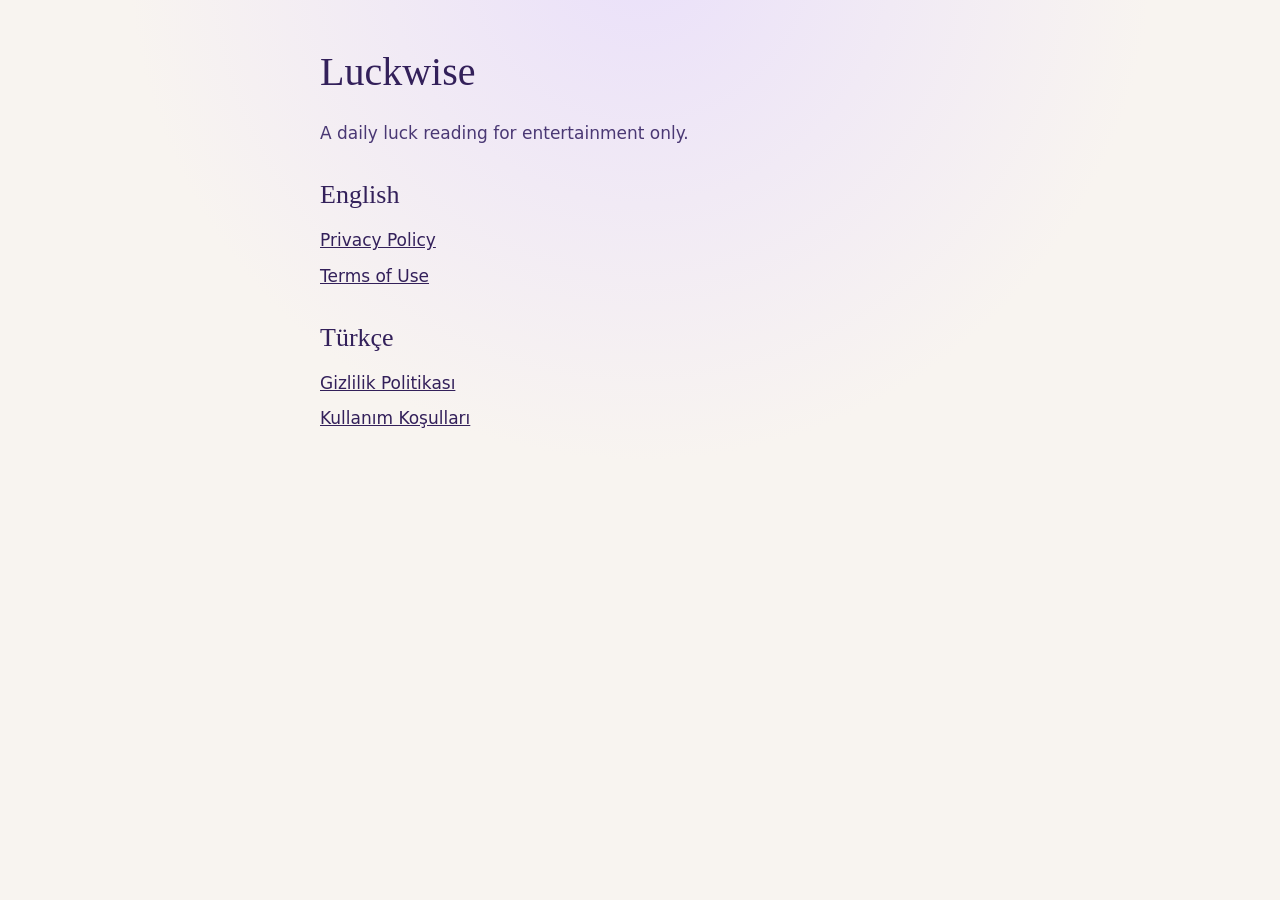
<file: index.html>
<!doctype html>
<html lang="en">
<head>
<meta charset="utf-8">
<meta name="viewport" content="width=device-width, initial-scale=1">
<title>Luckwise</title>
<link rel="stylesheet" href="/style.css">
</head>
<body>
<main>
<h1>Luckwise</h1>
<p>A daily luck reading for entertainment only.</p>
<h2>English</h2>
<ul class="links">
<li><a href="/luckwise/privacy/">Privacy Policy</a></li>
<li><a href="/luckwise/terms/">Terms of Use</a></li>
</ul>
<h2>Türkçe</h2>
<ul class="links">
<li><a href="/luckwise/tr/privacy/">Gizlilik Politikası</a></li>
<li><a href="/luckwise/tr/terms/">Kullanım Koşulları</a></li>
</ul>
</main>
</body>
</html>
</file>
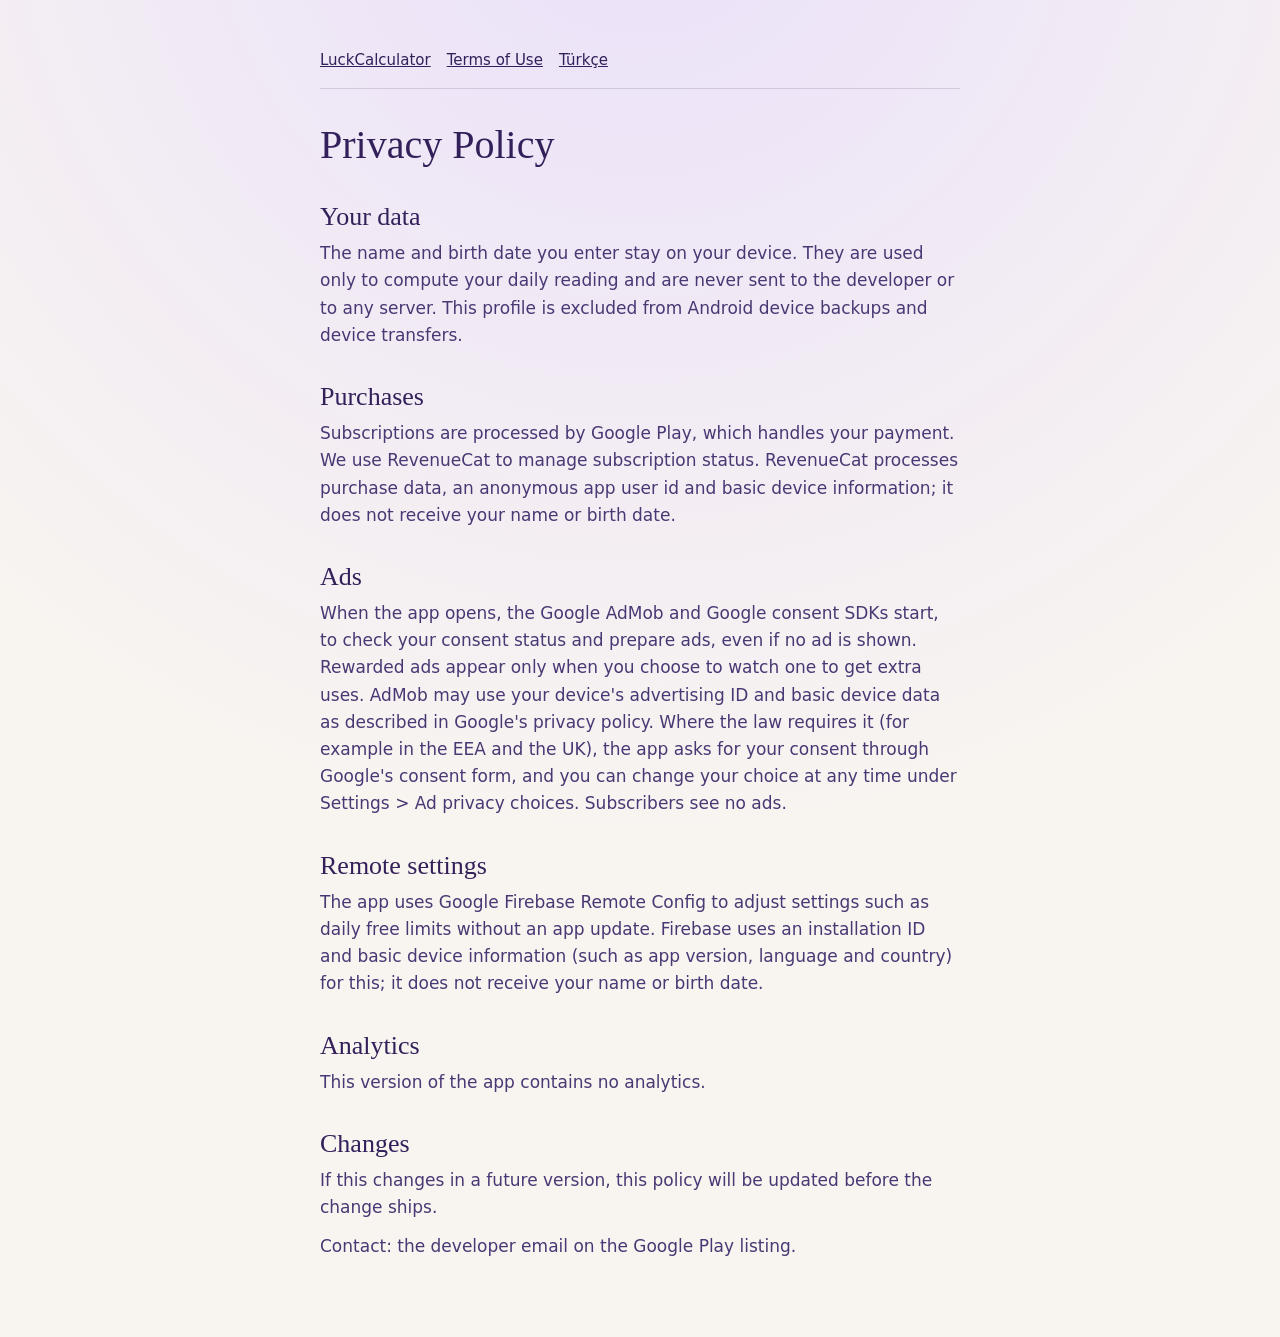
<file: luckcalculator/privacy/index.html>
<!doctype html>
<html lang="en">
<head>
<meta charset="utf-8">
<meta name="viewport" content="width=device-width, initial-scale=1">
<title>Privacy Policy - LuckCalculator</title>
<link rel="stylesheet" href="/style.css">
</head>
<body>
<main>
<nav><a href="/">LuckCalculator</a><a href="/luckcalculator/terms/">Terms of Use</a><a href="/luckcalculator/tr/privacy/">Türkçe</a></nav>
<h1>Privacy Policy</h1>

<h2>Your data</h2>
<p>The name and birth date you enter stay on your device. They are used only to compute your daily reading and are never sent to the developer or to any server. This profile is excluded from Android device backups and device transfers.</p>

<h2>Purchases</h2>
<p>Subscriptions are processed by Google Play, which handles your payment. We use RevenueCat to manage subscription status. RevenueCat processes purchase data, an anonymous app user id and basic device information; it does not receive your name or birth date.</p>

<h2>Ads</h2>
<p>When the app opens, the Google AdMob and Google consent SDKs start, to check your consent status and prepare ads, even if no ad is shown. Rewarded ads appear only when you choose to watch one to get extra uses. AdMob may use your device's advertising ID and basic device data as described in Google's privacy policy. Where the law requires it (for example in the EEA and the UK), the app asks for your consent through Google's consent form, and you can change your choice at any time under Settings &gt; Ad privacy choices. Subscribers see no ads.</p>

<h2>Remote settings</h2>
<p>The app uses Google Firebase Remote Config to adjust settings such as daily free limits without an app update. Firebase uses an installation ID and basic device information (such as app version, language and country) for this; it does not receive your name or birth date.</p>

<h2>Analytics</h2>
<p>This version of the app contains no analytics.</p>

<h2>Changes</h2>
<p>If this changes in a future version, this policy will be updated before the change ships.</p>

<p>Contact: the developer email on the Google Play listing.</p>
</main>
</body>
</html>
</file>
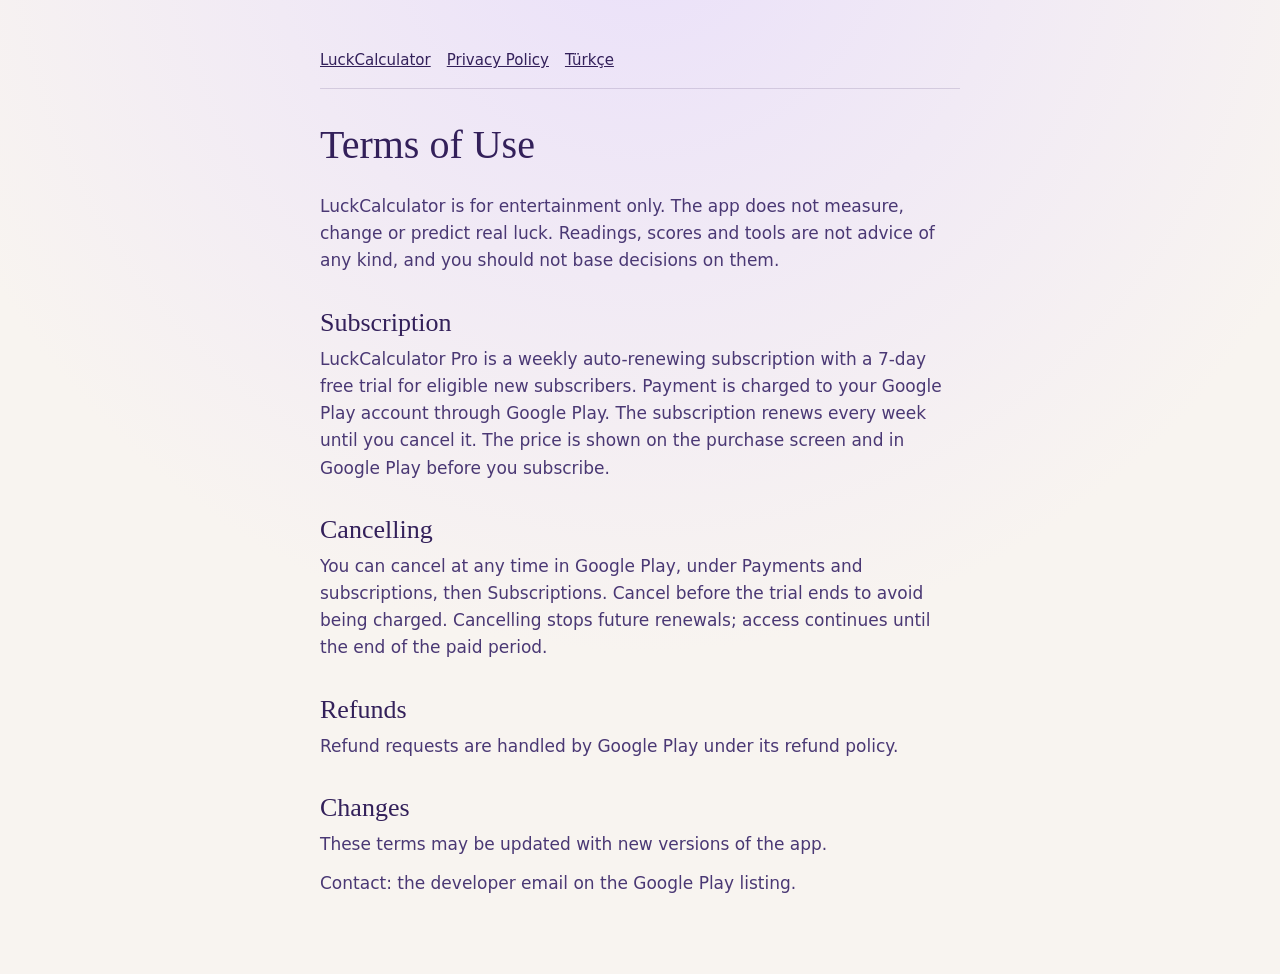
<file: luckcalculator/terms/index.html>
<!doctype html>
<html lang="en">
<head>
<meta charset="utf-8">
<meta name="viewport" content="width=device-width, initial-scale=1">
<title>Terms of Use - LuckCalculator</title>
<link rel="stylesheet" href="/style.css">
</head>
<body>
<main>
<nav><a href="/">LuckCalculator</a><a href="/luckcalculator/privacy/">Privacy Policy</a><a href="/luckcalculator/tr/terms/">Türkçe</a></nav>
<h1>Terms of Use</h1>
<p>LuckCalculator is for entertainment only. The app does not measure, change or predict real luck. Readings, scores and tools are not advice of any kind, and you should not base decisions on them.</p>

<h2>Subscription</h2>
<p>LuckCalculator Pro is a weekly auto-renewing subscription with a 7-day free trial for eligible new subscribers. Payment is charged to your Google Play account through Google Play. The subscription renews every week until you cancel it. The price is shown on the purchase screen and in Google Play before you subscribe.</p>

<h2>Cancelling</h2>
<p>You can cancel at any time in Google Play, under Payments and subscriptions, then Subscriptions. Cancel before the trial ends to avoid being charged. Cancelling stops future renewals; access continues until the end of the paid period.</p>

<h2>Refunds</h2>
<p>Refund requests are handled by Google Play under its refund policy.</p>

<h2>Changes</h2>
<p>These terms may be updated with new versions of the app.</p>

<p>Contact: the developer email on the Google Play listing.</p>
</main>
</body>
</html>
</file>
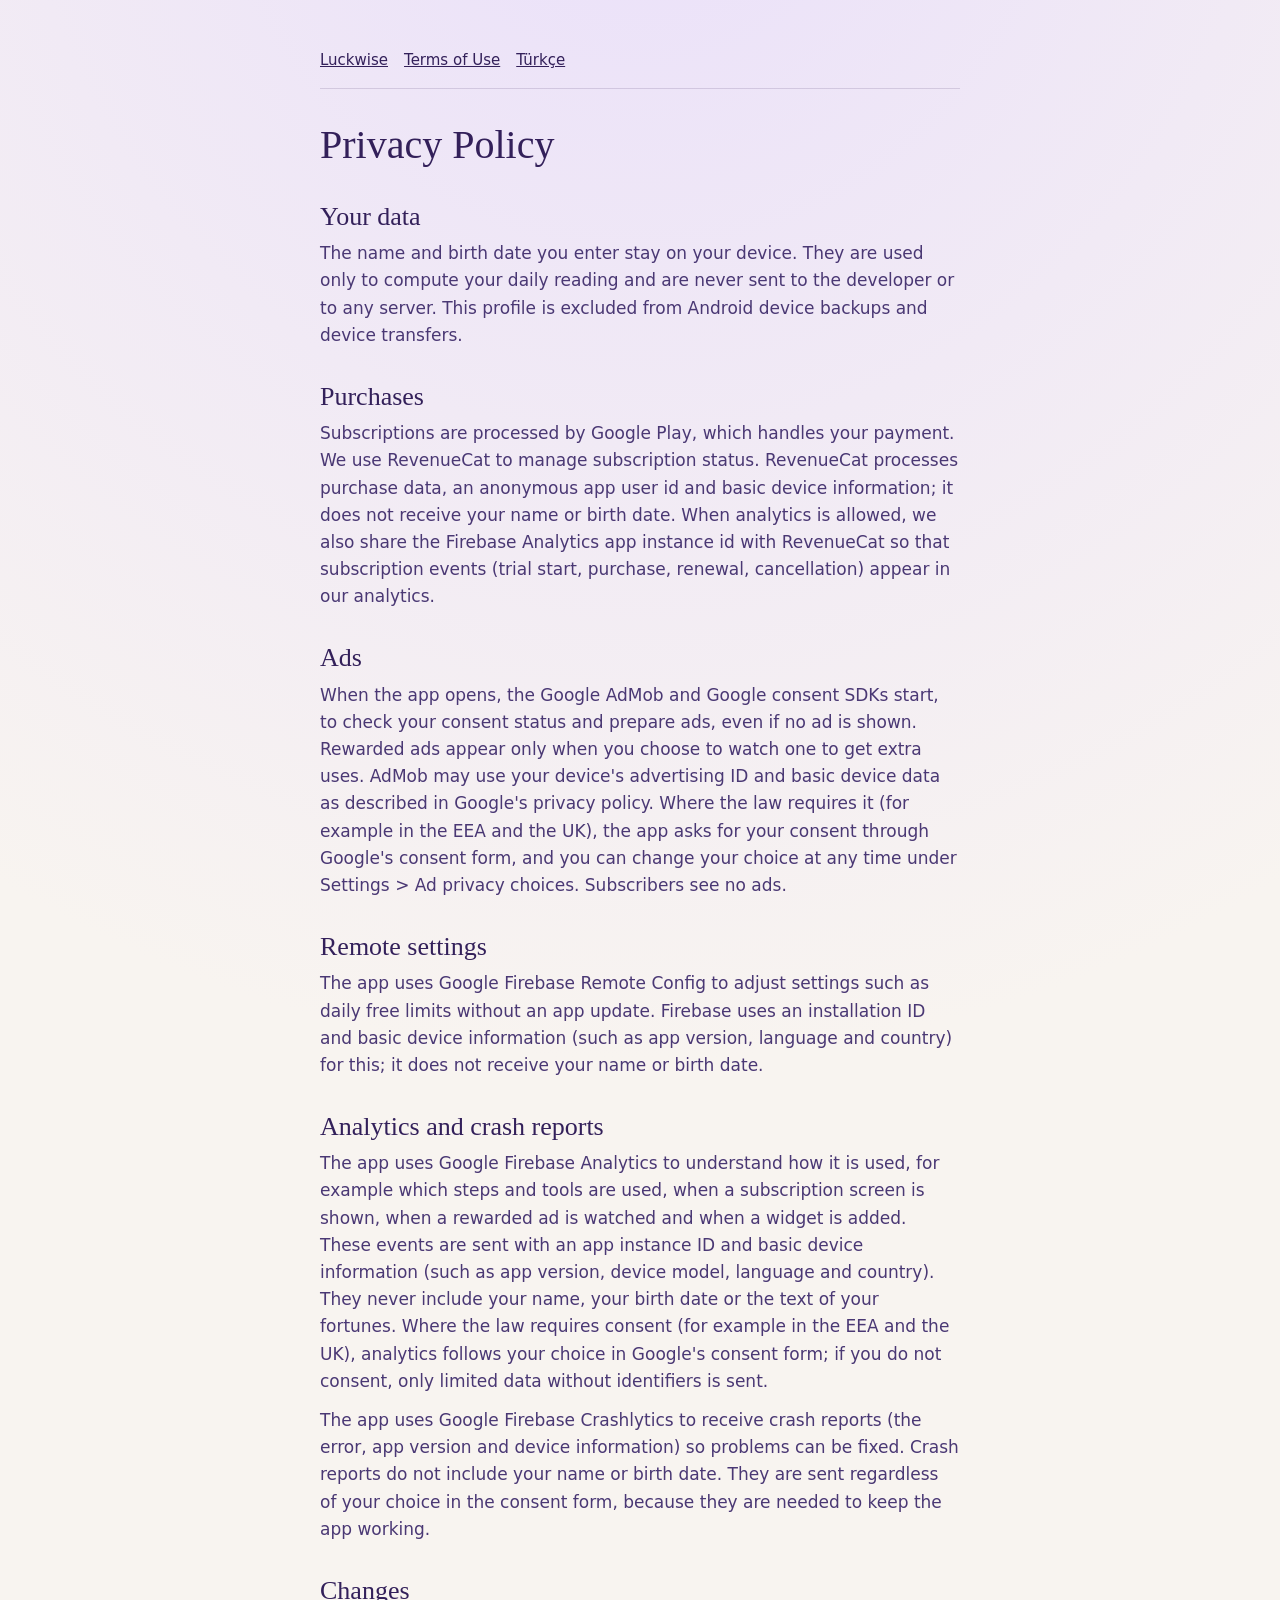
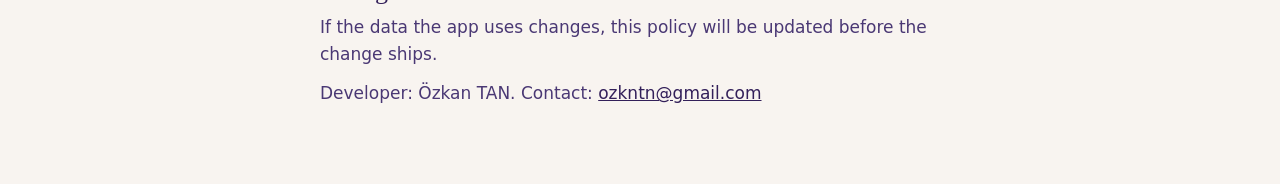
<file: luckwise/privacy/index.html>
<!doctype html>
<html lang="en">
<head>
<meta charset="utf-8">
<meta name="viewport" content="width=device-width, initial-scale=1">
<title>Privacy Policy - Luckwise</title>
<link rel="stylesheet" href="/style.css">
</head>
<body>
<main>
<nav><a href="/">Luckwise</a><a href="/luckwise/terms/">Terms of Use</a><a href="/luckwise/tr/privacy/">Türkçe</a></nav>
<h1>Privacy Policy</h1>

<h2>Your data</h2>
<p>The name and birth date you enter stay on your device. They are used only to compute your daily reading and are never sent to the developer or to any server. This profile is excluded from Android device backups and device transfers.</p>

<h2>Purchases</h2>
<p>Subscriptions are processed by Google Play, which handles your payment. We use RevenueCat to manage subscription status. RevenueCat processes purchase data, an anonymous app user id and basic device information; it does not receive your name or birth date. When analytics is allowed, we also share the Firebase Analytics app instance id with RevenueCat so that subscription events (trial start, purchase, renewal, cancellation) appear in our analytics.</p>

<h2>Ads</h2>
<p>When the app opens, the Google AdMob and Google consent SDKs start, to check your consent status and prepare ads, even if no ad is shown. Rewarded ads appear only when you choose to watch one to get extra uses. AdMob may use your device's advertising ID and basic device data as described in Google's privacy policy. Where the law requires it (for example in the EEA and the UK), the app asks for your consent through Google's consent form, and you can change your choice at any time under Settings &gt; Ad privacy choices. Subscribers see no ads.</p>

<h2>Remote settings</h2>
<p>The app uses Google Firebase Remote Config to adjust settings such as daily free limits without an app update. Firebase uses an installation ID and basic device information (such as app version, language and country) for this; it does not receive your name or birth date.</p>

<h2>Analytics and crash reports</h2>
<p>The app uses Google Firebase Analytics to understand how it is used, for example which steps and tools are used, when a subscription screen is shown, when a rewarded ad is watched and when a widget is added. These events are sent with an app instance ID and basic device information (such as app version, device model, language and country). They never include your name, your birth date or the text of your fortunes. Where the law requires consent (for example in the EEA and the UK), analytics follows your choice in Google's consent form; if you do not consent, only limited data without identifiers is sent.</p>
<p>The app uses Google Firebase Crashlytics to receive crash reports (the error, app version and device information) so problems can be fixed. Crash reports do not include your name or birth date. They are sent regardless of your choice in the consent form, because they are needed to keep the app working.</p>

<h2>Changes</h2>
<p>If the data the app uses changes, this policy will be updated before the change ships.</p>

<p>Developer: Özkan TAN. Contact: <a href="mailto:ozkntn@gmail.com">ozkntn@gmail.com</a></p>
</main>
</body>
</html>
</file>
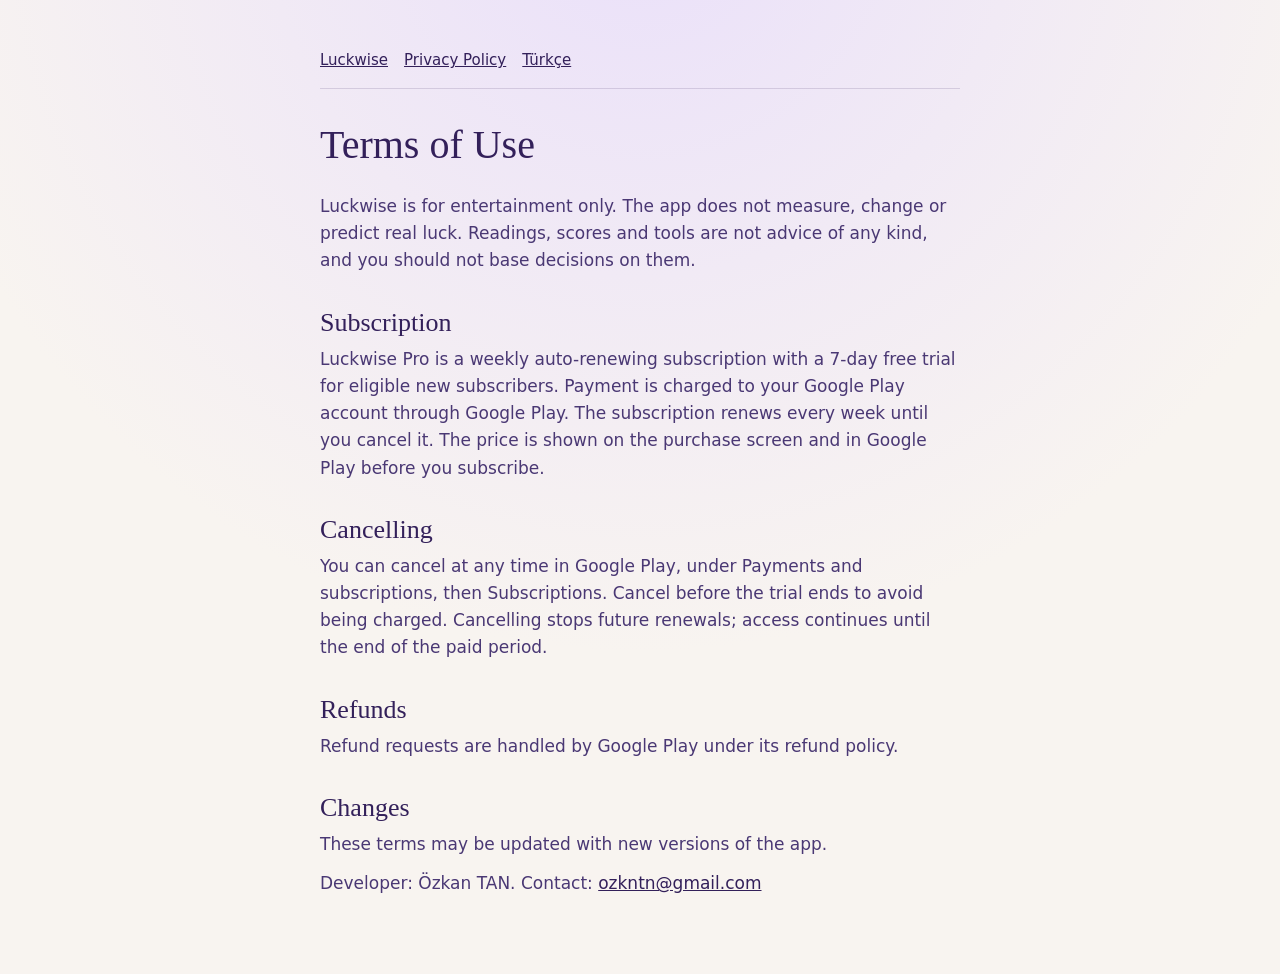
<file: luckwise/terms/index.html>
<!doctype html>
<html lang="en">
<head>
<meta charset="utf-8">
<meta name="viewport" content="width=device-width, initial-scale=1">
<title>Terms of Use - Luckwise</title>
<link rel="stylesheet" href="/style.css">
</head>
<body>
<main>
<nav><a href="/">Luckwise</a><a href="/luckwise/privacy/">Privacy Policy</a><a href="/luckwise/tr/terms/">Türkçe</a></nav>
<h1>Terms of Use</h1>
<p>Luckwise is for entertainment only. The app does not measure, change or predict real luck. Readings, scores and tools are not advice of any kind, and you should not base decisions on them.</p>

<h2>Subscription</h2>
<p>Luckwise Pro is a weekly auto-renewing subscription with a 7-day free trial for eligible new subscribers. Payment is charged to your Google Play account through Google Play. The subscription renews every week until you cancel it. The price is shown on the purchase screen and in Google Play before you subscribe.</p>

<h2>Cancelling</h2>
<p>You can cancel at any time in Google Play, under Payments and subscriptions, then Subscriptions. Cancel before the trial ends to avoid being charged. Cancelling stops future renewals; access continues until the end of the paid period.</p>

<h2>Refunds</h2>
<p>Refund requests are handled by Google Play under its refund policy.</p>

<h2>Changes</h2>
<p>These terms may be updated with new versions of the app.</p>

<p>Developer: Özkan TAN. Contact: <a href="mailto:ozkntn@gmail.com">ozkntn@gmail.com</a></p>
</main>
</body>
</html>
</file>
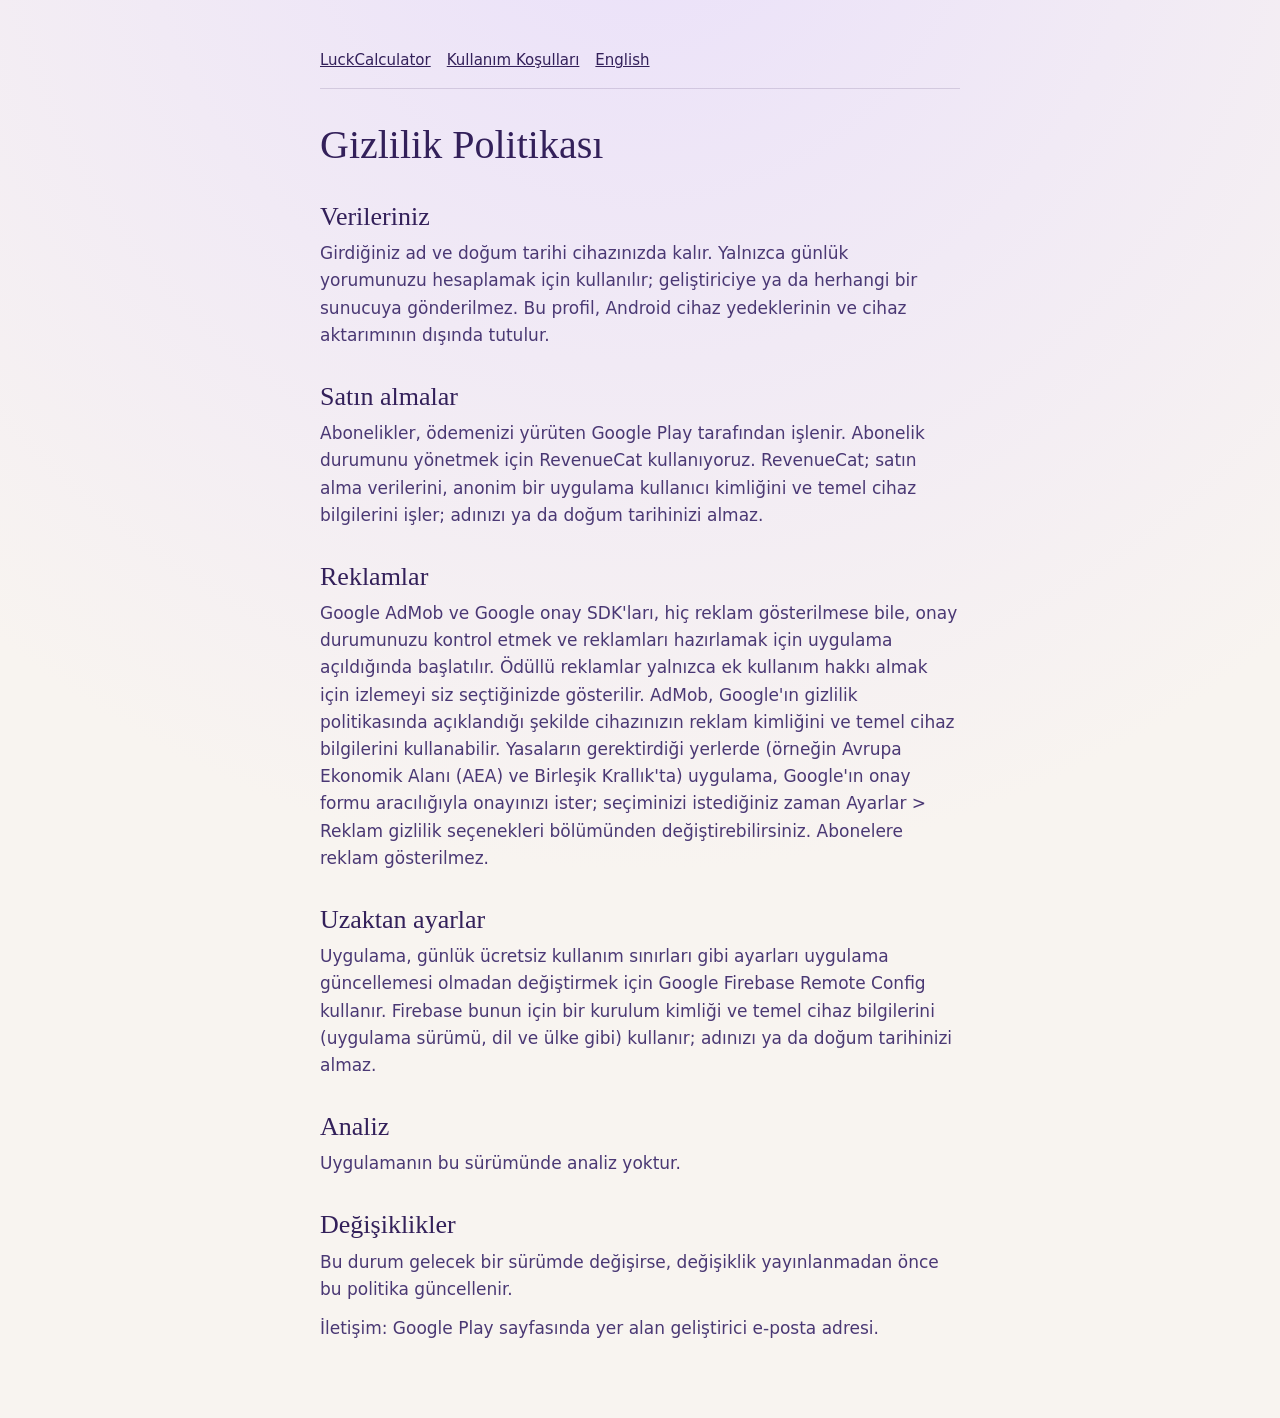
<file: luckcalculator/tr/privacy/index.html>
<!doctype html>
<html lang="tr">
<head>
<meta charset="utf-8">
<meta name="viewport" content="width=device-width, initial-scale=1">
<title>Gizlilik Politikası - LuckCalculator</title>
<link rel="stylesheet" href="/style.css">
</head>
<body>
<main>
<nav><a href="/">LuckCalculator</a><a href="/luckcalculator/tr/terms/">Kullanım Koşulları</a><a href="/luckcalculator/privacy/">English</a></nav>
<h1>Gizlilik Politikası</h1>

<h2>Verileriniz</h2>
<p>Girdiğiniz ad ve doğum tarihi cihazınızda kalır. Yalnızca günlük yorumunuzu hesaplamak için kullanılır; geliştiriciye ya da herhangi bir sunucuya gönderilmez. Bu profil, Android cihaz yedeklerinin ve cihaz aktarımının dışında tutulur.</p>

<h2>Satın almalar</h2>
<p>Abonelikler, ödemenizi yürüten Google Play tarafından işlenir. Abonelik durumunu yönetmek için RevenueCat kullanıyoruz. RevenueCat; satın alma verilerini, anonim bir uygulama kullanıcı kimliğini ve temel cihaz bilgilerini işler; adınızı ya da doğum tarihinizi almaz.</p>

<h2>Reklamlar</h2>
<p>Google AdMob ve Google onay SDK'ları, hiç reklam gösterilmese bile, onay durumunuzu kontrol etmek ve reklamları hazırlamak için uygulama açıldığında başlatılır. Ödüllü reklamlar yalnızca ek kullanım hakkı almak için izlemeyi siz seçtiğinizde gösterilir. AdMob, Google'ın gizlilik politikasında açıklandığı şekilde cihazınızın reklam kimliğini ve temel cihaz bilgilerini kullanabilir. Yasaların gerektirdiği yerlerde (örneğin Avrupa Ekonomik Alanı (AEA) ve Birleşik Krallık'ta) uygulama, Google'ın onay formu aracılığıyla onayınızı ister; seçiminizi istediğiniz zaman Ayarlar &gt; Reklam gizlilik seçenekleri bölümünden değiştirebilirsiniz. Abonelere reklam gösterilmez.</p>

<h2>Uzaktan ayarlar</h2>
<p>Uygulama, günlük ücretsiz kullanım sınırları gibi ayarları uygulama güncellemesi olmadan değiştirmek için Google Firebase Remote Config kullanır. Firebase bunun için bir kurulum kimliği ve temel cihaz bilgilerini (uygulama sürümü, dil ve ülke gibi) kullanır; adınızı ya da doğum tarihinizi almaz.</p>

<h2>Analiz</h2>
<p>Uygulamanın bu sürümünde analiz yoktur.</p>

<h2>Değişiklikler</h2>
<p>Bu durum gelecek bir sürümde değişirse, değişiklik yayınlanmadan önce bu politika güncellenir.</p>

<p>İletişim: Google Play sayfasında yer alan geliştirici e-posta adresi.</p>
</main>
</body>
</html>
</file>
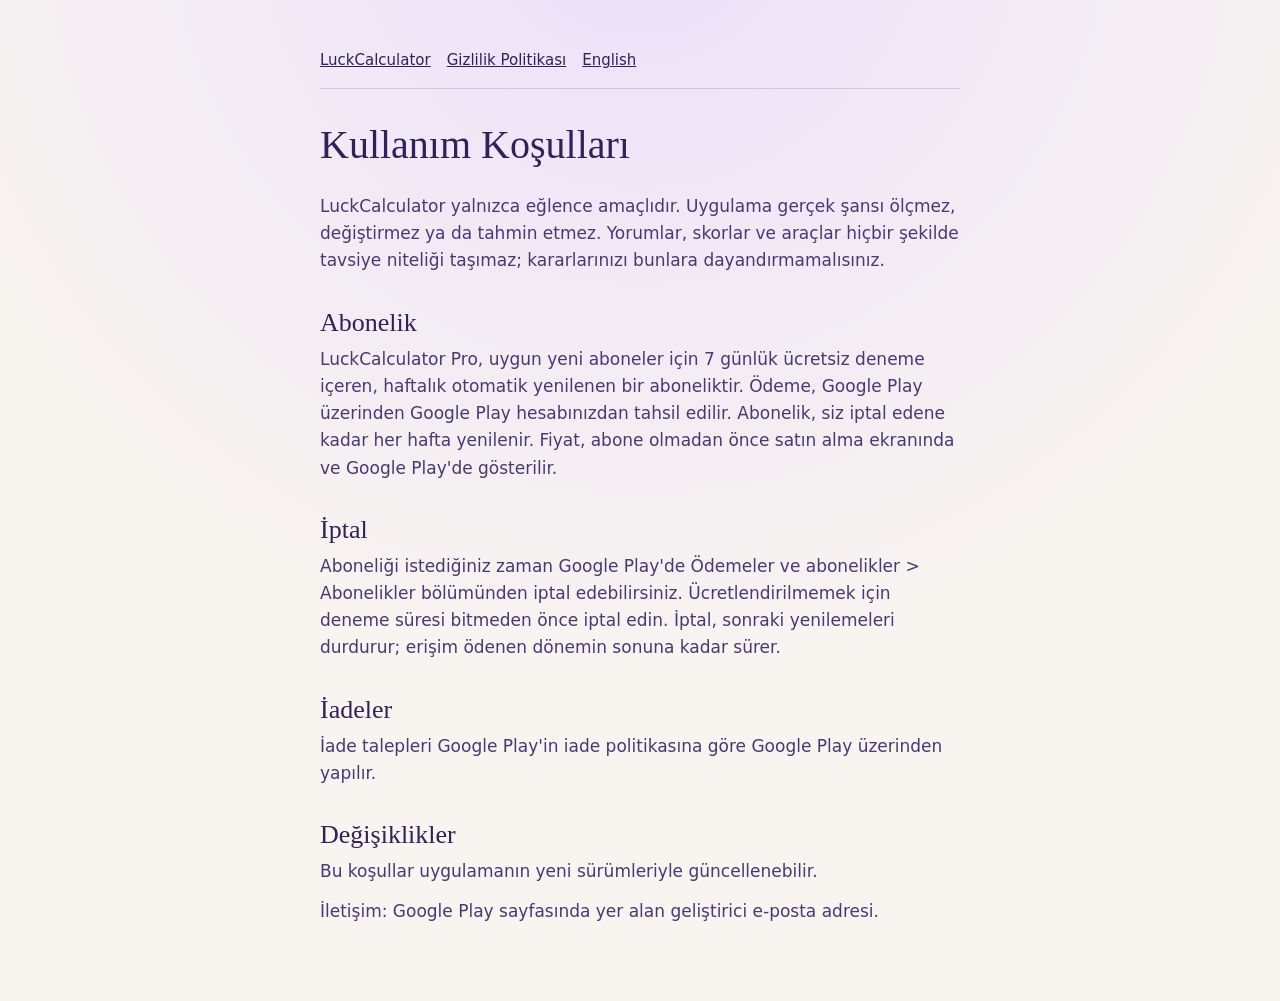
<file: luckcalculator/tr/terms/index.html>
<!doctype html>
<html lang="tr">
<head>
<meta charset="utf-8">
<meta name="viewport" content="width=device-width, initial-scale=1">
<title>Kullanım Koşulları - LuckCalculator</title>
<link rel="stylesheet" href="/style.css">
</head>
<body>
<main>
<nav><a href="/">LuckCalculator</a><a href="/luckcalculator/tr/privacy/">Gizlilik Politikası</a><a href="/luckcalculator/terms/">English</a></nav>
<h1>Kullanım Koşulları</h1>
<p>LuckCalculator yalnızca eğlence amaçlıdır. Uygulama gerçek şansı ölçmez, değiştirmez ya da tahmin etmez. Yorumlar, skorlar ve araçlar hiçbir şekilde tavsiye niteliği taşımaz; kararlarınızı bunlara dayandırmamalısınız.</p>

<h2>Abonelik</h2>
<p>LuckCalculator Pro, uygun yeni aboneler için 7 günlük ücretsiz deneme içeren, haftalık otomatik yenilenen bir aboneliktir. Ödeme, Google Play üzerinden Google Play hesabınızdan tahsil edilir. Abonelik, siz iptal edene kadar her hafta yenilenir. Fiyat, abone olmadan önce satın alma ekranında ve Google Play'de gösterilir.</p>

<h2>İptal</h2>
<p>Aboneliği istediğiniz zaman Google Play'de Ödemeler ve abonelikler &gt; Abonelikler bölümünden iptal edebilirsiniz. Ücretlendirilmemek için deneme süresi bitmeden önce iptal edin. İptal, sonraki yenilemeleri durdurur; erişim ödenen dönemin sonuna kadar sürer.</p>

<h2>İadeler</h2>
<p>İade talepleri Google Play'in iade politikasına göre Google Play üzerinden yapılır.</p>

<h2>Değişiklikler</h2>
<p>Bu koşullar uygulamanın yeni sürümleriyle güncellenebilir.</p>

<p>İletişim: Google Play sayfasında yer alan geliştirici e-posta adresi.</p>
</main>
</body>
</html>
</file>
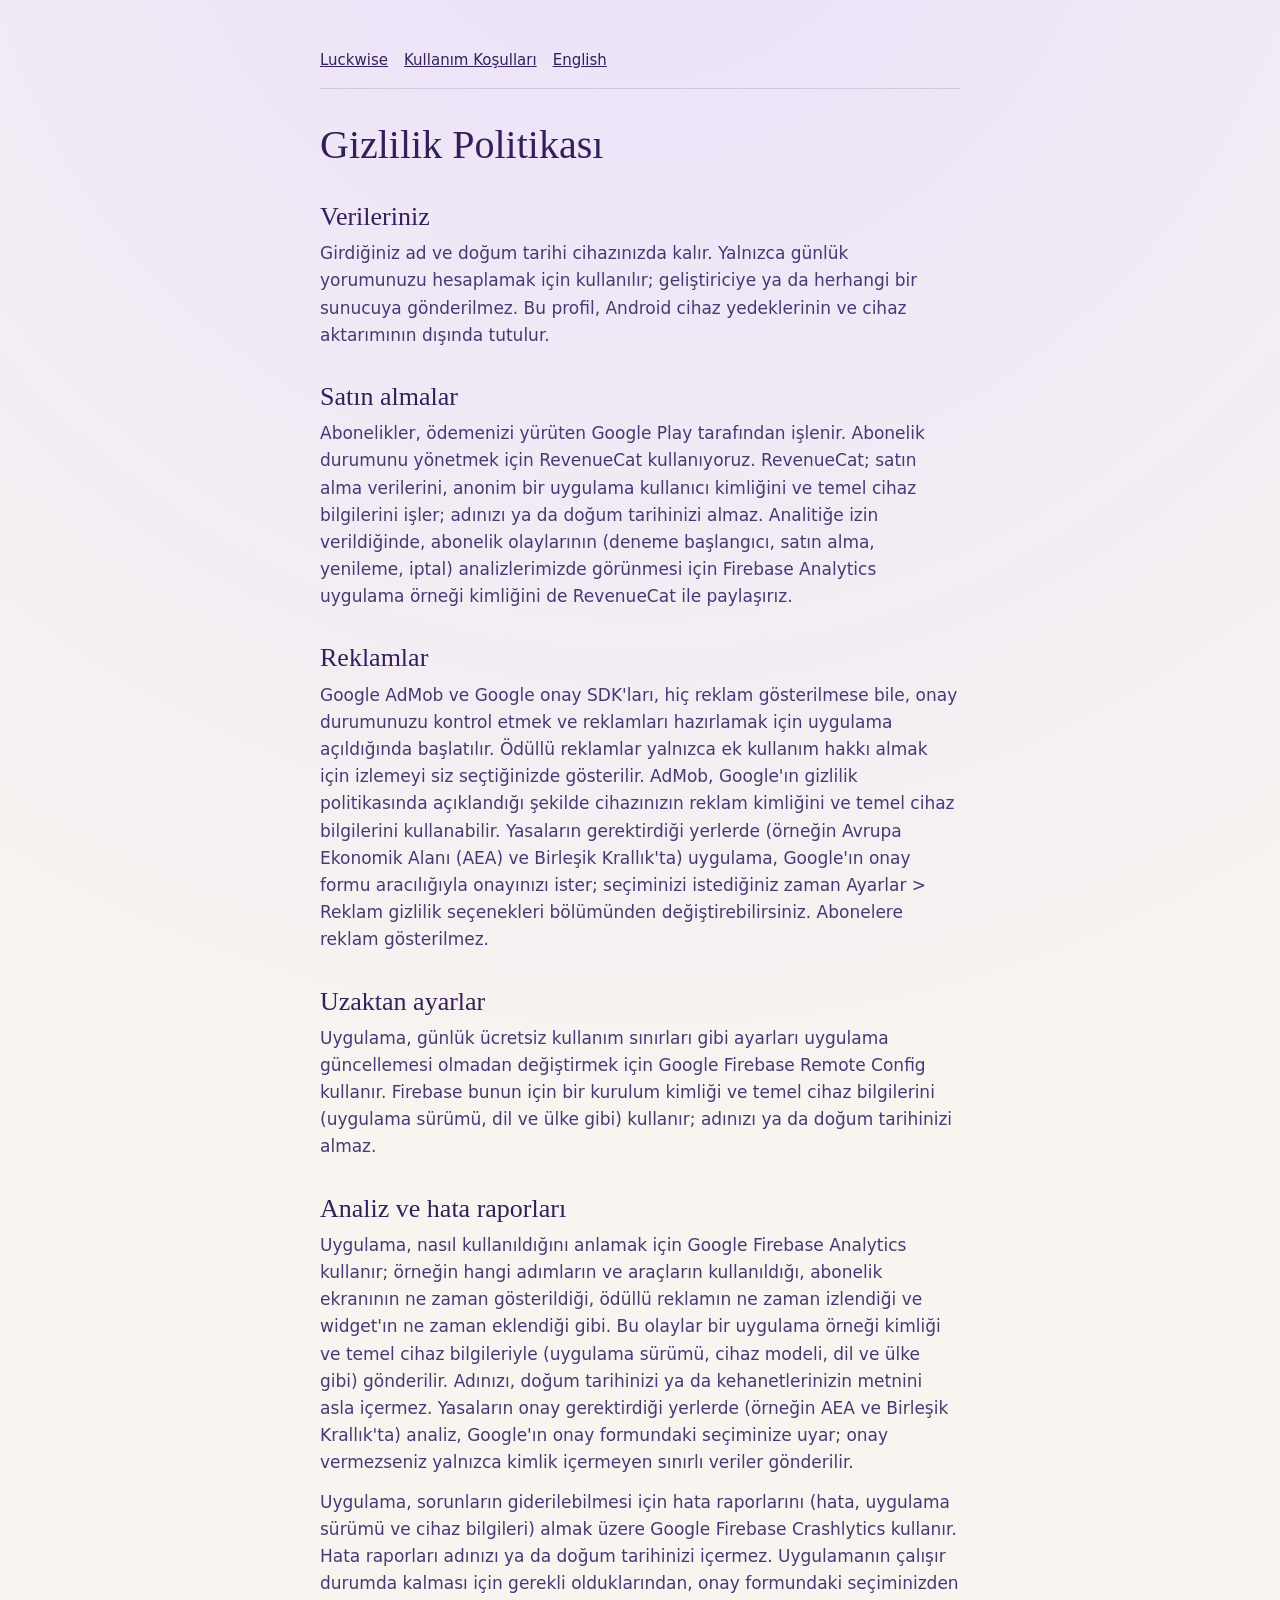
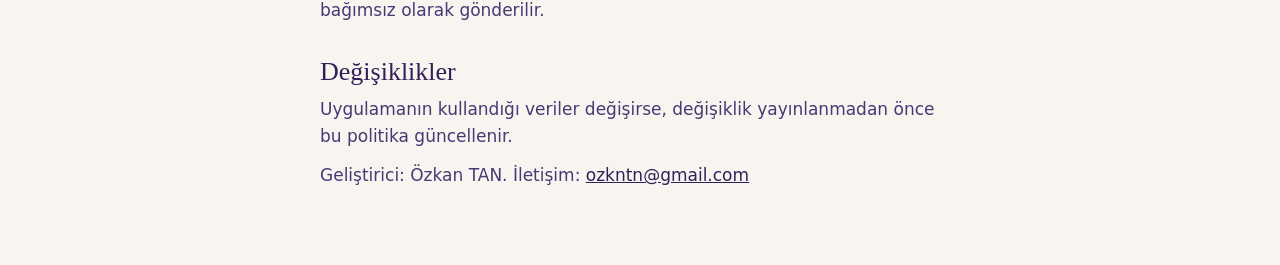
<file: luckwise/tr/privacy/index.html>
<!doctype html>
<html lang="tr">
<head>
<meta charset="utf-8">
<meta name="viewport" content="width=device-width, initial-scale=1">
<title>Gizlilik Politikası - Luckwise</title>
<link rel="stylesheet" href="/style.css">
</head>
<body>
<main>
<nav><a href="/">Luckwise</a><a href="/luckwise/tr/terms/">Kullanım Koşulları</a><a href="/luckwise/privacy/">English</a></nav>
<h1>Gizlilik Politikası</h1>

<h2>Verileriniz</h2>
<p>Girdiğiniz ad ve doğum tarihi cihazınızda kalır. Yalnızca günlük yorumunuzu hesaplamak için kullanılır; geliştiriciye ya da herhangi bir sunucuya gönderilmez. Bu profil, Android cihaz yedeklerinin ve cihaz aktarımının dışında tutulur.</p>

<h2>Satın almalar</h2>
<p>Abonelikler, ödemenizi yürüten Google Play tarafından işlenir. Abonelik durumunu yönetmek için RevenueCat kullanıyoruz. RevenueCat; satın alma verilerini, anonim bir uygulama kullanıcı kimliğini ve temel cihaz bilgilerini işler; adınızı ya da doğum tarihinizi almaz. Analitiğe izin verildiğinde, abonelik olaylarının (deneme başlangıcı, satın alma, yenileme, iptal) analizlerimizde görünmesi için Firebase Analytics uygulama örneği kimliğini de RevenueCat ile paylaşırız.</p>

<h2>Reklamlar</h2>
<p>Google AdMob ve Google onay SDK'ları, hiç reklam gösterilmese bile, onay durumunuzu kontrol etmek ve reklamları hazırlamak için uygulama açıldığında başlatılır. Ödüllü reklamlar yalnızca ek kullanım hakkı almak için izlemeyi siz seçtiğinizde gösterilir. AdMob, Google'ın gizlilik politikasında açıklandığı şekilde cihazınızın reklam kimliğini ve temel cihaz bilgilerini kullanabilir. Yasaların gerektirdiği yerlerde (örneğin Avrupa Ekonomik Alanı (AEA) ve Birleşik Krallık'ta) uygulama, Google'ın onay formu aracılığıyla onayınızı ister; seçiminizi istediğiniz zaman Ayarlar &gt; Reklam gizlilik seçenekleri bölümünden değiştirebilirsiniz. Abonelere reklam gösterilmez.</p>

<h2>Uzaktan ayarlar</h2>
<p>Uygulama, günlük ücretsiz kullanım sınırları gibi ayarları uygulama güncellemesi olmadan değiştirmek için Google Firebase Remote Config kullanır. Firebase bunun için bir kurulum kimliği ve temel cihaz bilgilerini (uygulama sürümü, dil ve ülke gibi) kullanır; adınızı ya da doğum tarihinizi almaz.</p>

<h2>Analiz ve hata raporları</h2>
<p>Uygulama, nasıl kullanıldığını anlamak için Google Firebase Analytics kullanır; örneğin hangi adımların ve araçların kullanıldığı, abonelik ekranının ne zaman gösterildiği, ödüllü reklamın ne zaman izlendiği ve widget'ın ne zaman eklendiği gibi. Bu olaylar bir uygulama örneği kimliği ve temel cihaz bilgileriyle (uygulama sürümü, cihaz modeli, dil ve ülke gibi) gönderilir. Adınızı, doğum tarihinizi ya da kehanetlerinizin metnini asla içermez. Yasaların onay gerektirdiği yerlerde (örneğin AEA ve Birleşik Krallık'ta) analiz, Google'ın onay formundaki seçiminize uyar; onay vermezseniz yalnızca kimlik içermeyen sınırlı veriler gönderilir.</p>
<p>Uygulama, sorunların giderilebilmesi için hata raporlarını (hata, uygulama sürümü ve cihaz bilgileri) almak üzere Google Firebase Crashlytics kullanır. Hata raporları adınızı ya da doğum tarihinizi içermez. Uygulamanın çalışır durumda kalması için gerekli olduklarından, onay formundaki seçiminizden bağımsız olarak gönderilir.</p>

<h2>Değişiklikler</h2>
<p>Uygulamanın kullandığı veriler değişirse, değişiklik yayınlanmadan önce bu politika güncellenir.</p>

<p>Geliştirici: Özkan TAN. İletişim: <a href="mailto:ozkntn@gmail.com">ozkntn@gmail.com</a></p>
</main>
</body>
</html>
</file>
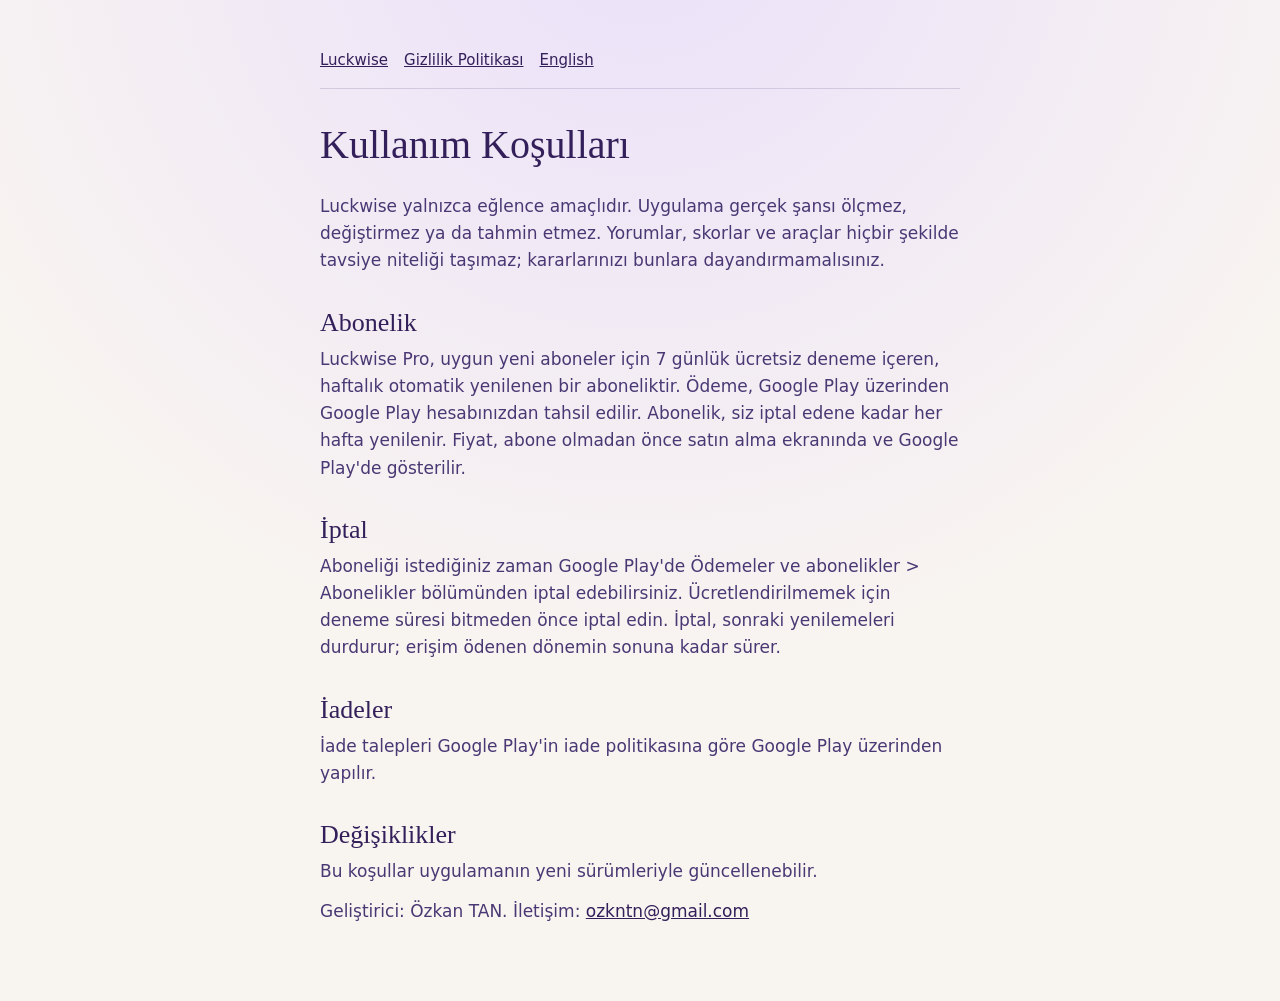
<file: luckwise/tr/terms/index.html>
<!doctype html>
<html lang="tr">
<head>
<meta charset="utf-8">
<meta name="viewport" content="width=device-width, initial-scale=1">
<title>Kullanım Koşulları - Luckwise</title>
<link rel="stylesheet" href="/style.css">
</head>
<body>
<main>
<nav><a href="/">Luckwise</a><a href="/luckwise/tr/privacy/">Gizlilik Politikası</a><a href="/luckwise/terms/">English</a></nav>
<h1>Kullanım Koşulları</h1>
<p>Luckwise yalnızca eğlence amaçlıdır. Uygulama gerçek şansı ölçmez, değiştirmez ya da tahmin etmez. Yorumlar, skorlar ve araçlar hiçbir şekilde tavsiye niteliği taşımaz; kararlarınızı bunlara dayandırmamalısınız.</p>

<h2>Abonelik</h2>
<p>Luckwise Pro, uygun yeni aboneler için 7 günlük ücretsiz deneme içeren, haftalık otomatik yenilenen bir aboneliktir. Ödeme, Google Play üzerinden Google Play hesabınızdan tahsil edilir. Abonelik, siz iptal edene kadar her hafta yenilenir. Fiyat, abone olmadan önce satın alma ekranında ve Google Play'de gösterilir.</p>

<h2>İptal</h2>
<p>Aboneliği istediğiniz zaman Google Play'de Ödemeler ve abonelikler &gt; Abonelikler bölümünden iptal edebilirsiniz. Ücretlendirilmemek için deneme süresi bitmeden önce iptal edin. İptal, sonraki yenilemeleri durdurur; erişim ödenen dönemin sonuna kadar sürer.</p>

<h2>İadeler</h2>
<p>İade talepleri Google Play'in iade politikasına göre Google Play üzerinden yapılır.</p>

<h2>Değişiklikler</h2>
<p>Bu koşullar uygulamanın yeni sürümleriyle güncellenebilir.</p>

<p>Geliştirici: Özkan TAN. İletişim: <a href="mailto:ozkntn@gmail.com">ozkntn@gmail.com</a></p>
</main>
</body>
</html>
</file>
<file: style.css>
:root {
  --bg: #F8F4F0;
  --glow: #EAE0FA;
  --ink: #33205A;
  --muted: #4A3874;
  --line: rgba(51, 32, 90, 0.15);
}

* { box-sizing: border-box; }

body {
  margin: 0;
  background: radial-gradient(circle at 50% -10%, var(--glow), var(--bg) 60%) no-repeat, var(--bg);
  color: var(--ink);
  font: 17px/1.6 system-ui, -apple-system, "Segoe UI", Roboto, sans-serif;
}

main {
  max-width: 680px;
  margin: 0 auto;
  padding: 48px 20px 64px;
}

h1, h2 {
  font-family: "Cormorant Garamond", Georgia, "Times New Roman", serif;
  font-weight: 500;
  line-height: 1.2;
}

h1 { font-size: 40px; margin: 0 0 24px; }
h2 { font-size: 26px; margin: 32px 0 8px; }

p { margin: 0 0 12px; color: var(--muted); }

a { color: var(--ink); }

nav {
  display: flex;
  gap: 16px;
  flex-wrap: wrap;
  font-size: 15px;
  padding-bottom: 16px;
  margin-bottom: 32px;
  border-bottom: 1px solid var(--line);
}

ul.links { list-style: none; padding: 0; }
ul.links li { margin: 8px 0; }
</file>
